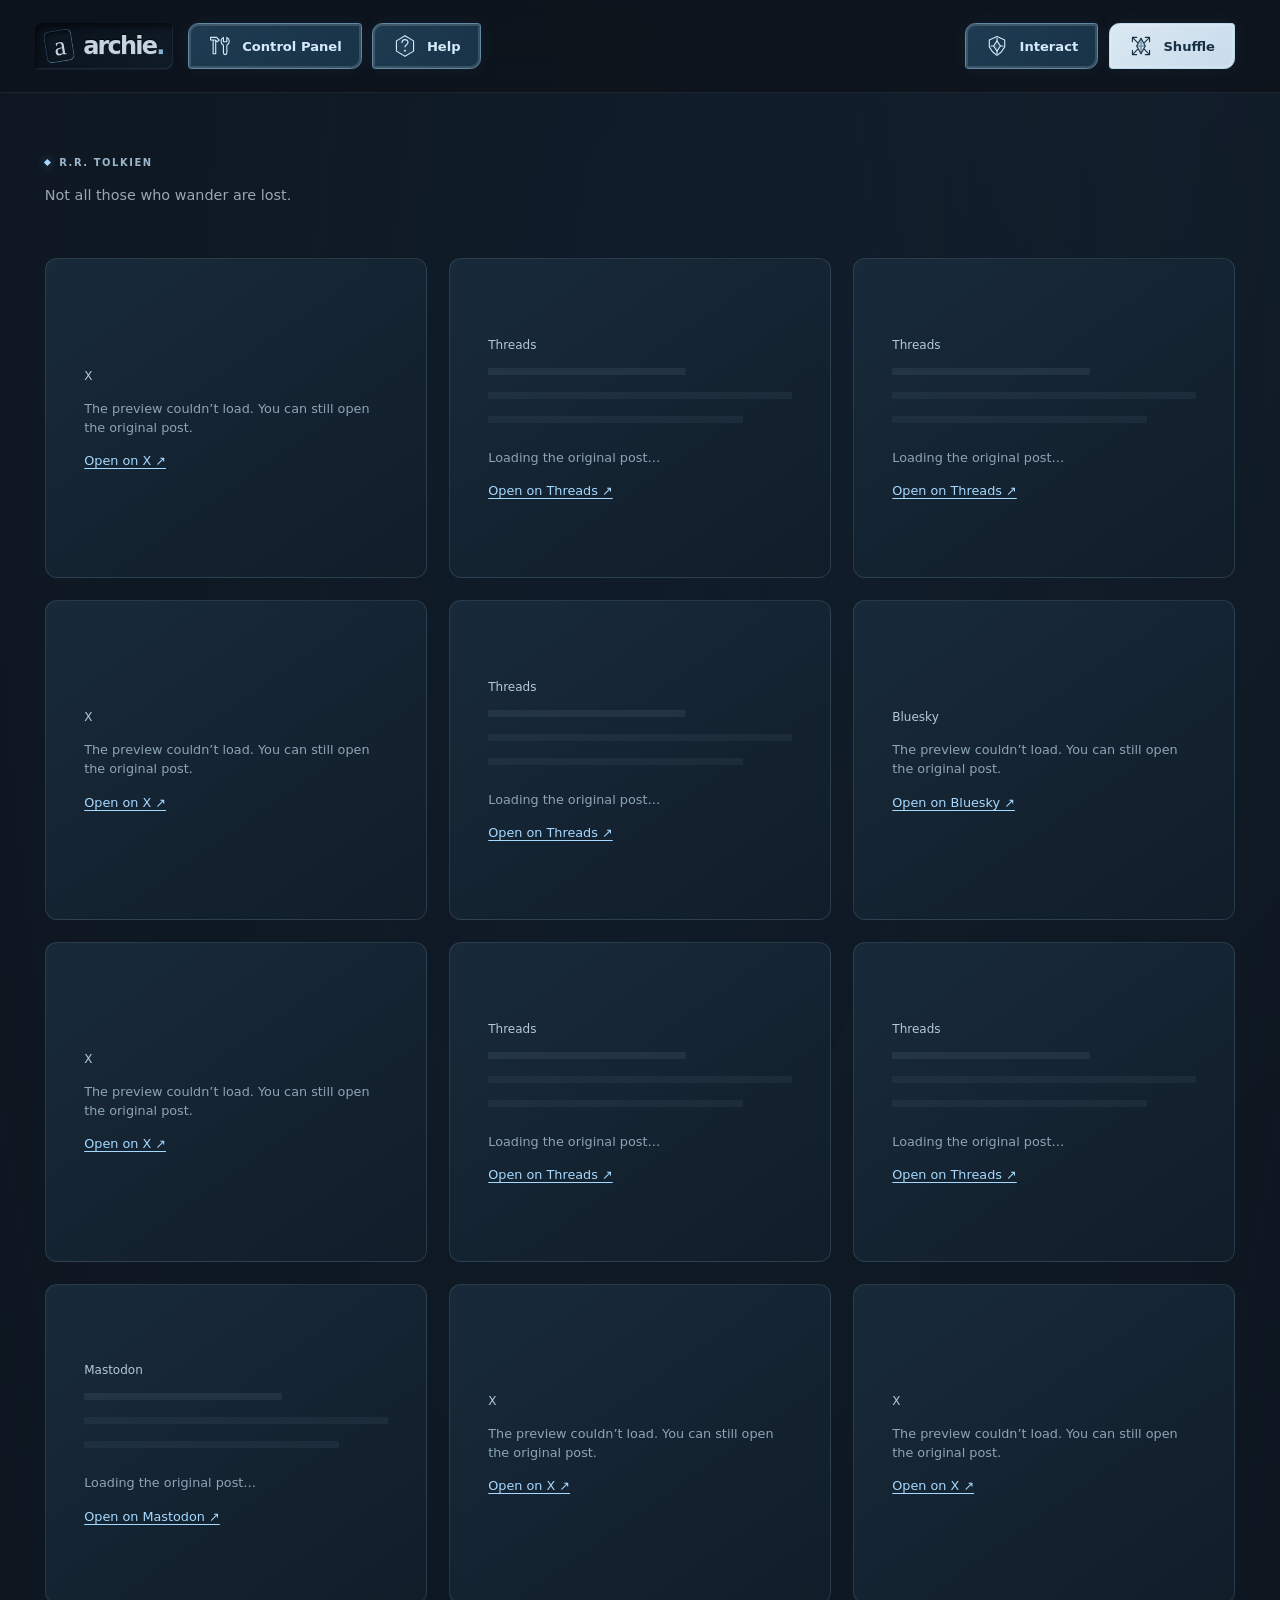
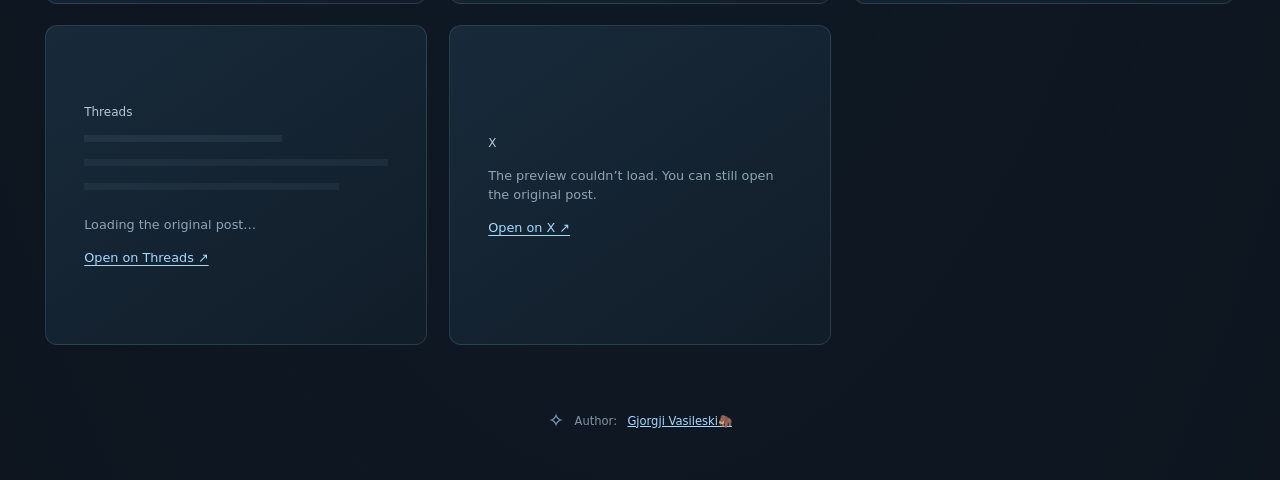
<file: index.html>
<!doctype html>
<html lang="en">
<head>
  <meta charset="utf-8">
  <meta name="viewport" content="width=device-width, initial-scale=1">
  <meta name="color-scheme" content="dark light">
  <meta name="theme-color" content="#0d141d">
  <meta name="description" content="A little space for posts worth keeping. A different perspective with every shuffle.">
  <title>Archie — A different perspective</title>
  <link rel="icon" href="data:image/svg+xml,%3Csvg xmlns='http://www.w3.org/2000/svg' viewBox='0 0 40 40'%3E%3Crect width='40' height='40' rx='10' fill='%230d141d'/%3E%3Ctext x='11' y='30' font-family='Georgia' font-size='34' fill='%2391d4ff'%3Ea%3C/text%3E%3C/svg%3E">
  <link rel="stylesheet" href="styles.css?v=toolbar-polish-20261025">
  <script type="module" src="toolbar.js?v=toolbar-polish-20261025"></script>
  <script type="module" src="app.js?v=controls-20261025"></script>
</head>
<body>
  <a class="skip-link" href="#feed">Skip to posts</a>
  <header class="toolbar" id="toolbar">
    <div class="toolbar-inner">
      <a class="wordmark" href="./" aria-label="Archie home">
        <span class="brand-mark" aria-hidden="true">a</span>
        <span>archie<span class="wordmark-dot">.</span></span>
      </a>
      <nav class="toolbar-navigation" aria-label="Site navigation">
        <a class="control-button control-panel-button" href="Sites/ControlPanel.html" aria-label="Control Panel" title="Control Panel">
          <svg class="tools-icon" viewBox="0 0 28 28" fill="none" aria-hidden="true">
            <g class="tool-hammer"><path d="M3 4h7l3 3-2 2-3-2H3V4ZM6 7v16h3V8"/></g>
            <g class="tool-wrench"><path d="M18 4v5h4V4a5 5 0 0 1 0 9v9a2 2 0 0 1-4 0v-9a5 5 0 0 1 0-9Z"/></g>
          </svg>
          <span class="control-label">Control Panel</span>
        </a>
        <a class="control-button help-button" href="Sites/help.html" aria-label="Help" title="Help">
          <!-- An original question-mark beacon in an angular energy frame. -->
          <svg class="help-icon" viewBox="0 0 28 28" fill="none" aria-hidden="true">
            <path class="help-frame" d="m14 2 10 6v12l-10 6-10-6V8l10-6Z"/>
            <path class="help-question" d="M10.5 10a3.5 3.5 0 0 1 7 0c0 2.5-3.5 2.5-3.5 5"/>
            <path class="help-dot" d="m14 18 1.5 1.5L14 21l-1.5-1.5L14 18Z"/>
          </svg>
          <span class="control-label">Help</span>
        </a>
      </nav>
      <div class="toolbar-actions">
        <button class="control-button interaction-button" id="interact" type="button" aria-controls="feed" aria-pressed="false" aria-label="Interact with posts" title="Interact with posts" disabled>
          <!-- An original energy-shield icon, inspired by Protoss shields. -->
          <svg class="shield-icon" viewBox="0 0 28 28" fill="none" aria-hidden="true">
            <path class="shield-outline" d="m14 3 9 4v8l-4 6-5 4-5-4-4-6V7l9-4Z"/>
            <path class="shield-core" d="m14 8 4 6-4 6-4-6 4-6Z"/>
            <path d="M14 5v3m0 12v3M7 14h3m8 0h3"/>
          </svg>
          <span class="control-label">Interact</span>
        </button>
        <button class="control-button shuffle-button" id="shuffle" type="button" aria-label="Shuffle" aria-controls="feed quote" disabled>
          <!-- An original warp-crystal icon, inspired by StarCraft's blue light. -->
          <svg class="warp-icon" viewBox="0 0 28 28" fill="none" aria-hidden="true">
            <path class="warp-orbit" d="M9 4H4v5m0-5 6 6M19 24h5v-5m0 5-6-6M4 19v5h5m-5 0 6-6M24 9V4h-5m5 0-6 6"/>
            <path class="warp-crystal" d="m14 5 5 9-5 9-5-9 5-9Z"/>
            <path d="M14 5v18m-5-9h10" opacity=".5"/>
          </svg>
          <span class="control-label">Shuffle</span>
        </button>
      </div>
    </div>
  </header>

  <main class="demo">
    <section class="intro" id="quote" aria-label="Quote" aria-live="polite" aria-atomic="true" hidden>
      <p class="eyebrow"><span aria-hidden="true"></span><span id="quote-author"></span></p>
      <p class="description" id="quote-text"></p>
    </section>

    <p class="feed-message" id="feed-message" role="status">Gathering the posts…</p>
    <p class="sr-only" id="interaction-hint">Enable “Interact with posts” in the toolbar to use post links and videos.</p>
    <ul class="card-stage" id="feed" role="list" data-interactive="false" aria-label="Posts from across your networks" aria-describedby="interaction-hint" aria-busy="true" tabindex="-1"></ul>
    <p class="sr-only" id="shuffle-status" role="status" aria-live="polite"></p>
    <noscript><p class="feed-message">Enable JavaScript to load the embedded posts.</p></noscript>
    <footer class="site-footer"><span class="footer-spark" aria-hidden="true">✧</span> Author: <a rel="me noopener noreferrer" target="_blank" href="https://mastodon.social/@gjorgji_vasileski">Gjorgji Vasileski🦣</a></footer>
  </main>
</body>
</html>
</file>
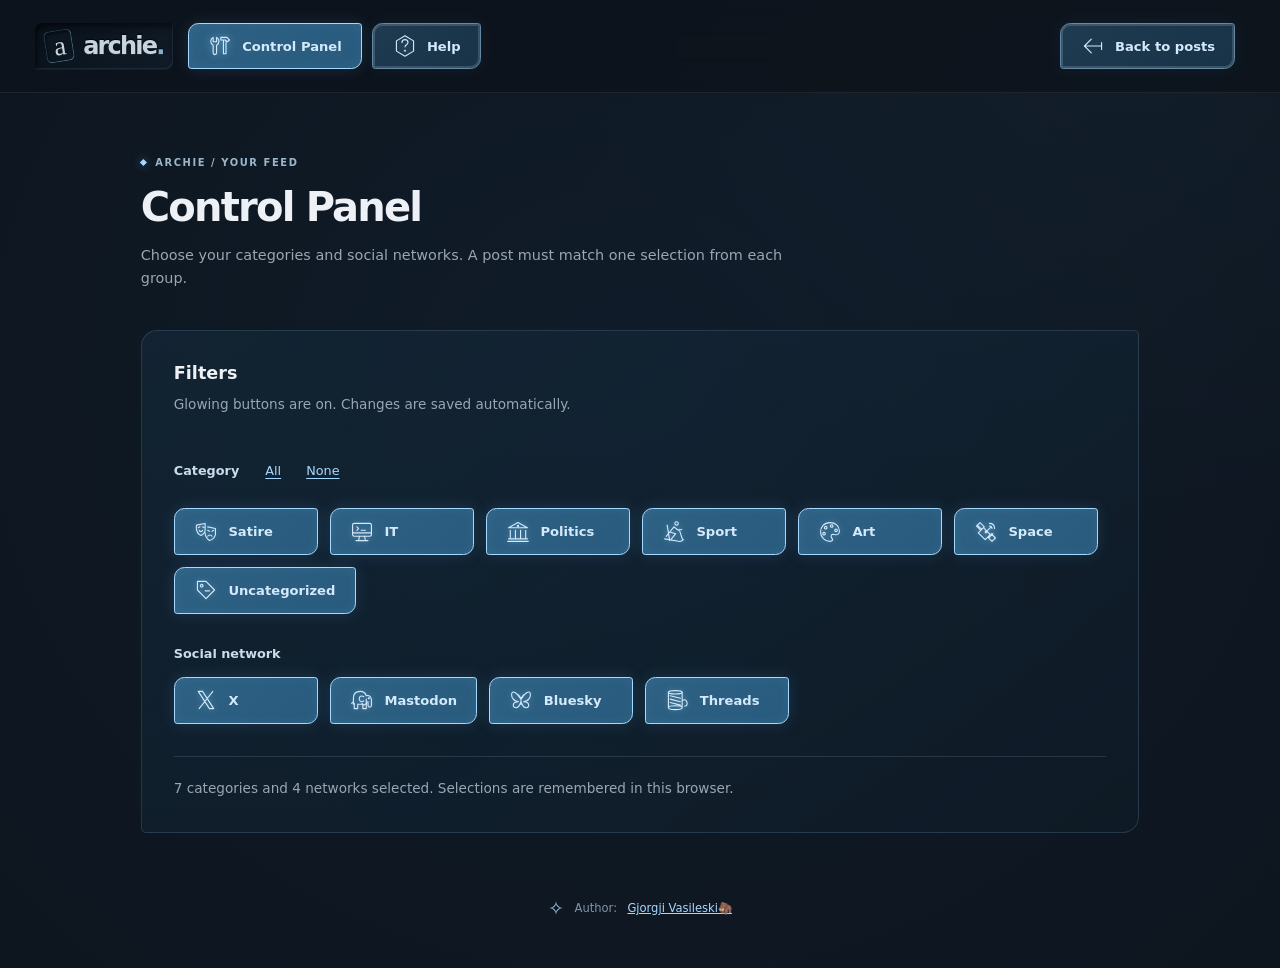
<file: Sites/ControlPanel.html>
<!doctype html>
<html lang="en">
<head>
  <meta charset="utf-8">
  <meta name="viewport" content="width=device-width, initial-scale=1">
  <meta name="color-scheme" content="dark light">
  <meta name="theme-color" content="#0d141d">
  <meta name="description" content="Choose the categories and social networks in your Archie feed.">
  <title>Control Panel — Archie</title>
  <link rel="icon" href="data:image/svg+xml,%3Csvg xmlns='http://www.w3.org/2000/svg' viewBox='0 0 40 40'%3E%3Crect width='40' height='40' rx='10' fill='%230d141d'/%3E%3Ctext x='11' y='30' font-family='Georgia' font-size='34' fill='%2391d4ff'%3Ea%3C/text%3E%3C/svg%3E">
  <link rel="stylesheet" href="../styles.css?v=category-selection-20261025">
  <script type="module" src="../toolbar.js?v=toolbar-polish-20261025"></script>
  <script type="module" src="control-panel.js?v=category-selection-20261025"></script>
</head>
<body>
  <a class="skip-link" href="#filters">Skip to filters</a>
  <header class="toolbar" id="toolbar">
    <div class="toolbar-inner">
      <a class="wordmark" href="../index.html" aria-label="Archie home">
        <span class="brand-mark" aria-hidden="true">a</span>
        <span>archie<span class="wordmark-dot">.</span></span>
      </a>
      <nav class="toolbar-navigation" aria-label="Site navigation">
        <a class="control-button control-panel-button" href="#filters" aria-label="Control Panel" aria-current="page" title="Control Panel">
          <svg class="tools-icon" viewBox="0 0 28 28" fill="none" aria-hidden="true">
            <g class="tool-hammer"><path d="M3 4h7l3 3-2 2-3-2H3V4ZM6 7v16h3V8"/></g>
            <g class="tool-wrench"><path d="M18 4v5h4V4a5 5 0 0 1 0 9v9a2 2 0 0 1-4 0v-9a5 5 0 0 1 0-9Z"/></g>
          </svg>
          <span class="control-label">Control Panel</span>
        </a>
        <a class="control-button help-button" href="help.html" aria-label="Help" title="Help">
          <svg class="help-icon" viewBox="0 0 28 28" fill="none" aria-hidden="true">
            <path class="help-frame" d="m14 2 10 6v12l-10 6-10-6V8l10-6Z"/>
            <path class="help-question" d="M10.5 10a3.5 3.5 0 0 1 7 0c0 2.5-3.5 2.5-3.5 5"/>
            <path class="help-dot" d="m14 18 1.5 1.5L14 21l-1.5-1.5L14 18Z"/>
          </svg>
          <span class="control-label">Help</span>
        </a>
      </nav>
      <div class="toolbar-actions">
        <a class="control-button back-button" href="../index.html" aria-label="Back to posts" title="Back to posts">
          <svg class="back-icon" viewBox="0 0 28 28" fill="none" aria-hidden="true"><path d="m12 6-8 8 8 8M4 14h20M24 10v8"/></svg>
          <span class="control-label">Back to posts</span>
        </a>
      </div>
    </div>
  </header>

  <main class="help-page control-panel" id="filters" tabindex="-1">
    <div class="help-heading">
      <div>
        <p class="eyebrow"><span aria-hidden="true"></span>Archie / Your feed</p>
        <h1>Control Panel</h1>
        <p class="description">Choose your categories and social networks. A post must match one selection from each group.</p>
      </div>
    </div>

    <section class="filter-panel" aria-labelledby="filter-heading">
      <h2 id="filter-heading">Filters</h2>
      <p class="filter-intro">Glowing buttons are on. Changes are saved automatically.</p>
      <fieldset class="filter-group" aria-labelledby="category-label">
        <legend>
          <span class="filter-legend-content">
            <span id="category-label">Category</span>
            <span class="filter-shortcuts">
              <button class="filter-shortcut" type="button" data-category-selection="all" aria-label="Select all categories" aria-controls="category-options" disabled>All</button>
              <button class="filter-shortcut" type="button" data-category-selection="none" aria-label="Deselect all categories" aria-controls="category-options" disabled>None</button>
            </span>
          </span>
        </legend>
        <div class="filter-options" id="category-options">
          <button class="control-button filter-button" type="button" data-filter-group="categories" data-value="Satire" aria-label="Satire" title="Satire" aria-pressed="true" disabled>
            <svg class="filter-icon" viewBox="0 0 28 28" fill="none" aria-hidden="true"><use href="../filter-icons.svg#satire"/></svg>
            <span class="control-label">Satire</span>
          </button>
          <button class="control-button filter-button" type="button" data-filter-group="categories" data-value="IT" aria-label="IT" title="IT" aria-pressed="true" disabled>
            <svg class="filter-icon" viewBox="0 0 28 28" fill="none" aria-hidden="true"><use href="../filter-icons.svg#it"/></svg>
            <span class="control-label">IT</span>
          </button>
          <button class="control-button filter-button" type="button" data-filter-group="categories" data-value="Politics" aria-label="Politics" title="Politics" aria-pressed="true" disabled>
            <svg class="filter-icon" viewBox="0 0 28 28" fill="none" aria-hidden="true"><use href="../filter-icons.svg#politics"/></svg>
            <span class="control-label">Politics</span>
          </button>
          <button class="control-button filter-button" type="button" data-filter-group="categories" data-value="Sport" aria-label="Sport" title="Sport" aria-pressed="true" disabled>
            <svg class="filter-icon" viewBox="0 0 28 28" fill="none" aria-hidden="true"><use href="../filter-icons.svg#sport"/></svg>
            <span class="control-label">Sport</span>
          </button>
          <button class="control-button filter-button" type="button" data-filter-group="categories" data-value="Art" aria-label="Art" title="Art" aria-pressed="true" disabled>
            <svg class="filter-icon" viewBox="0 0 28 28" fill="none" aria-hidden="true"><use href="../filter-icons.svg#art"/></svg>
            <span class="control-label">Art</span>
          </button>
          <button class="control-button filter-button" type="button" data-filter-group="categories" data-value="Space" aria-label="Space" title="Space" aria-pressed="true" disabled>
            <svg class="filter-icon" viewBox="0 0 28 28" fill="none" aria-hidden="true"><use href="../filter-icons.svg#space"/></svg>
            <span class="control-label">Space</span>
          </button>
          <button class="control-button filter-button" type="button" data-filter-group="categories" data-value="" aria-label="Uncategorized" title="Uncategorized" aria-pressed="true" disabled>
            <svg class="filter-icon" viewBox="0 0 28 28" fill="none" aria-hidden="true"><use href="../filter-icons.svg#uncategorized"/></svg>
            <span class="control-label">Uncategorized</span>
          </button>
        </div>
      </fieldset>
      <fieldset class="filter-group">
        <legend>Social network</legend>
        <div class="filter-options">
          <button class="control-button filter-button" type="button" data-filter-group="networks" data-value="x" aria-label="X" title="X" aria-pressed="true" disabled>
            <svg class="filter-icon" viewBox="0 0 28 28" fill="none" aria-hidden="true"><use href="../filter-icons.svg#x"/></svg>
            <span class="control-label">X</span>
          </button>
          <button class="control-button filter-button" type="button" data-filter-group="networks" data-value="mastodon" aria-label="Mastodon" title="Mastodon" aria-pressed="true" disabled>
            <svg class="filter-icon" viewBox="0 0 28 28" fill="none" aria-hidden="true"><use href="../filter-icons.svg#mastodon"/></svg>
            <span class="control-label">Mastodon</span>
          </button>
          <button class="control-button filter-button" type="button" data-filter-group="networks" data-value="bluesky" aria-label="Bluesky" title="Bluesky" aria-pressed="true" disabled>
            <svg class="filter-icon" viewBox="0 0 28 28" fill="none" aria-hidden="true"><use href="../filter-icons.svg#bluesky"/></svg>
            <span class="control-label">Bluesky</span>
          </button>
          <button class="control-button filter-button" type="button" data-filter-group="networks" data-value="threads" aria-label="Threads" title="Threads" aria-pressed="true" disabled>
            <svg class="filter-icon" viewBox="0 0 28 28" fill="none" aria-hidden="true"><use href="../filter-icons.svg#threads"/></svg>
            <span class="control-label">Threads</span>
          </button>
        </div>
      </fieldset>
      <p class="filter-status" id="filter-status" role="status" aria-live="polite">Loading your selections…</p>
      <noscript><p class="filter-status">Enable JavaScript to change and save your filters.</p></noscript>
    </section>

    <footer class="site-footer"><span class="footer-spark" aria-hidden="true">✧</span> Author: <a rel="me noopener noreferrer" target="_blank" href="https://mastodon.social/@gjorgji_vasileski">Gjorgji Vasileski🦣</a></footer>
  </main>
</body>
</html>
</file>
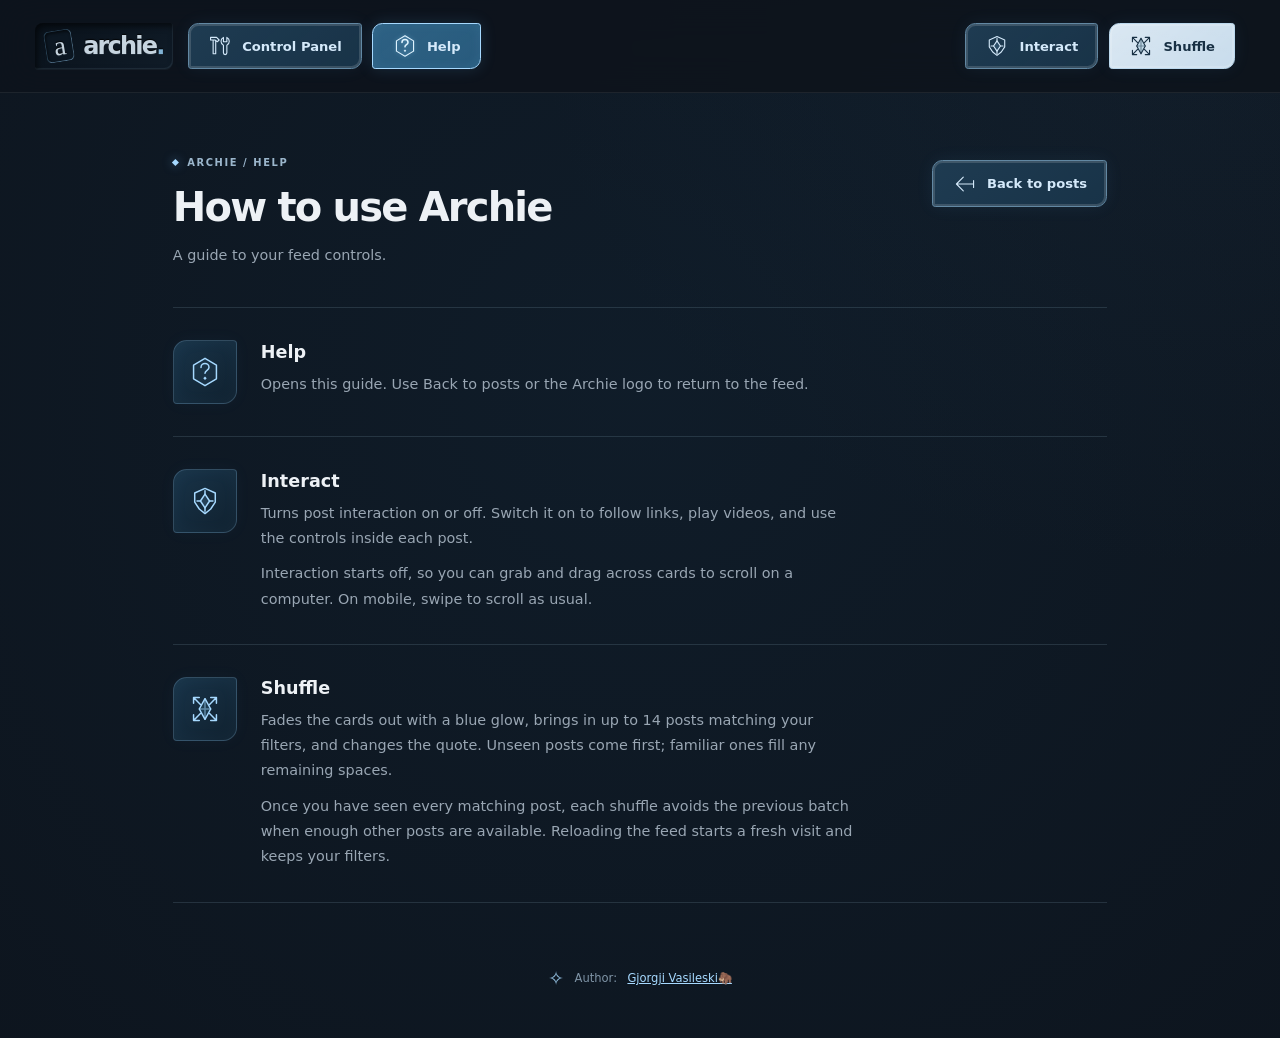
<file: Sites/help.html>
<!doctype html>
<html lang="en">
<head>
  <meta charset="utf-8">
  <meta name="viewport" content="width=device-width, initial-scale=1">
  <meta name="color-scheme" content="dark light">
  <meta name="theme-color" content="#0d141d">
  <meta name="description" content="A little guidance on Archie's Help, Interact, and Shuffle controls.">
  <title>Help — Archie</title>
  <link rel="icon" href="data:image/svg+xml,%3Csvg xmlns='http://www.w3.org/2000/svg' viewBox='0 0 40 40'%3E%3Crect width='40' height='40' rx='10' fill='%230d141d'/%3E%3Ctext x='11' y='30' font-family='Georgia' font-size='34' fill='%2391d4ff'%3Ea%3C/text%3E%3C/svg%3E">
  <link rel="stylesheet" href="../styles.css?v=toolbar-polish-20261025">
  <script type="module" src="../toolbar.js?v=toolbar-polish-20261025"></script>
  <script type="module" src="help.js?v=help-pulse-20261014"></script>
</head>
<body>
  <a class="skip-link" href="#help-content">Skip to help</a>
  <header class="toolbar" id="toolbar">
    <div class="toolbar-inner">
      <a class="wordmark" href="../index.html" aria-label="Archie home">
        <span class="brand-mark" aria-hidden="true">a</span>
        <span>archie<span class="wordmark-dot">.</span></span>
      </a>
      <nav class="toolbar-navigation" aria-label="Site navigation">
        <a class="control-button control-panel-button" href="ControlPanel.html" aria-label="Control Panel" title="Control Panel">
          <svg class="tools-icon" viewBox="0 0 28 28" fill="none" aria-hidden="true">
            <g class="tool-hammer"><path d="M3 4h7l3 3-2 2-3-2H3V4ZM6 7v16h3V8"/></g>
            <g class="tool-wrench"><path d="M18 4v5h4V4a5 5 0 0 1 0 9v9a2 2 0 0 1-4 0v-9a5 5 0 0 1 0-9Z"/></g>
          </svg>
          <span class="control-label">Control Panel</span>
        </a>
        <a class="control-button help-button" href="#help-help" aria-label="Help" aria-current="page" title="Help">
          <svg class="help-icon" viewBox="0 0 28 28" fill="none" aria-hidden="true">
            <path class="help-frame" d="m14 2 10 6v12l-10 6-10-6V8l10-6Z"/>
            <path class="help-question" d="M10.5 10a3.5 3.5 0 0 1 7 0c0 2.5-3.5 2.5-3.5 5"/>
            <path class="help-dot" d="m14 18 1.5 1.5L14 21l-1.5-1.5L14 18Z"/>
          </svg>
          <span class="control-label">Help</span>
        </a>
      </nav>
      <div class="toolbar-actions">
        <a class="control-button interaction-button" href="#help-interact" aria-label="About Interact" title="About Interact">
          <svg class="shield-icon" viewBox="0 0 28 28" fill="none" aria-hidden="true">
            <path class="shield-outline" d="m14 3 9 4v8l-4 6-5 4-5-4-4-6V7l9-4Z"/>
            <path class="shield-core" d="m14 8 4 6-4 6-4-6 4-6Z"/>
            <path d="M14 5v3m0 12v3M7 14h3m8 0h3"/>
          </svg>
          <span class="control-label">Interact</span>
        </a>
        <a class="control-button shuffle-button" href="#help-shuffle" aria-label="About Shuffle" title="About Shuffle">
          <svg class="warp-icon" viewBox="0 0 28 28" fill="none" aria-hidden="true">
            <path class="warp-orbit" d="M9 4H4v5m0-5 6 6M19 24h5v-5m0 5-6-6M4 19v5h5m-5 0 6-6M24 9V4h-5m5 0-6 6"/>
            <path class="warp-crystal" d="m14 5 5 9-5 9-5-9 5-9Z"/>
            <path d="M14 5v18m-5-9h10" opacity=".5"/>
          </svg>
          <span class="control-label">Shuffle</span>
        </a>
      </div>
    </div>
  </header>

  <main class="help-page" id="help-content" tabindex="-1">
    <div class="help-heading">
      <div>
        <p class="eyebrow"><span aria-hidden="true"></span>Archie / Help</p>
        <h1>How to use Archie</h1>
        <p class="description">A guide to your feed controls.</p>
      </div>
      <a class="control-button back-button" href="../index.html" aria-label="Back to posts" title="Back to posts">
        <svg class="back-icon" viewBox="0 0 28 28" fill="none" aria-hidden="true">
          <path d="m12 6-8 8 8 8M4 14h20M24 10v8"/>
        </svg>
        <span class="control-label">Back to posts</span>
      </a>
    </div>

    <ul class="help-list" aria-label="Feed controls">
      <li class="help-item" id="help-help">
        <span class="help-symbol" aria-hidden="true">
          <svg class="help-icon" viewBox="0 0 28 28" fill="none">
            <path class="help-frame" d="m14 2 10 6v12l-10 6-10-6V8l10-6Z"/>
            <path class="help-question" d="M10.5 10a3.5 3.5 0 0 1 7 0c0 2.5-3.5 2.5-3.5 5"/>
            <path class="help-dot" d="m14 18 1.5 1.5L14 21l-1.5-1.5L14 18Z"/>
          </svg>
        </span>
        <div>
          <h2>Help</h2>
          <p>Opens this guide. Use Back to posts or the Archie logo to return to the feed.</p>
        </div>
      </li>
      <li class="help-item" id="help-interact">
        <span class="help-symbol" aria-hidden="true">
          <svg class="shield-icon" viewBox="0 0 28 28" fill="none">
            <path class="shield-outline" d="m14 3 9 4v8l-4 6-5 4-5-4-4-6V7l9-4Z"/>
            <path class="shield-core" d="m14 8 4 6-4 6-4-6 4-6Z"/>
            <path d="M14 5v3m0 12v3M7 14h3m8 0h3"/>
          </svg>
        </span>
        <div>
          <h2>Interact</h2>
          <p>Turns post interaction on or off. Switch it on to follow links, play videos, and use the controls inside each post.</p>
          <p>Interaction starts off, so you can grab and drag across cards to scroll on a computer. On mobile, swipe to scroll as usual.</p>
        </div>
      </li>
      <li class="help-item" id="help-shuffle">
        <span class="help-symbol" aria-hidden="true">
          <svg class="warp-icon" viewBox="0 0 28 28" fill="none">
            <path class="warp-orbit" d="M9 4H4v5m0-5 6 6M19 24h5v-5m0 5-6-6M4 19v5h5m-5 0 6-6M24 9V4h-5m5 0-6 6"/>
            <path class="warp-crystal" d="m14 5 5 9-5 9-5-9 5-9Z"/>
            <path d="M14 5v18m-5-9h10" opacity=".5"/>
          </svg>
        </span>
        <div>
          <h2>Shuffle</h2>
          <p>Fades the cards out with a blue glow, brings in up to 14 posts matching your filters, and changes the quote. Unseen posts come first; familiar ones fill any remaining spaces.</p>
          <p>Once you have seen every matching post, each shuffle avoids the previous batch when enough other posts are available. Reloading the feed starts a fresh visit and keeps your filters.</p>
        </div>
      </li>
    </ul>
    <footer class="site-footer"><span class="footer-spark" aria-hidden="true">✧</span> Author: <a rel="me noopener noreferrer" target="_blank" href="https://mastodon.social/@gjorgji_vasileski">Gjorgji Vasileski🦣</a></footer>
  </main>
</body>
</html>
</file>
<file: styles.css>
:root {
  color-scheme: dark;
  font-family: Inter, ui-sans-serif, system-ui, -apple-system, BlinkMacSystemFont, "Segoe UI", sans-serif;
  color: #edf1f5;
  background: #0d141d;
  --fade-duration: 425ms;
  --fade-easing: cubic-bezier(.4, 0, .2, 1);
  --card-radius: 12px;
  --card-gap: clamp(1rem, 1.7vw, 1.75rem);
  --page-gutter: clamp(1rem, 3.5vw, 4rem);
}

* { box-sizing: border-box; }
[hidden] { display: none !important; }
body {
  margin: 0;
  min-width: 280px;
  min-height: 100svh;
  background:
    radial-gradient(ellipse at 50% 24rem, #17354d40, transparent 65rem),
    radial-gradient(ellipse at 92% 0, #20344738, transparent 40rem);
}
a { color: #a6d9ff; }
button { font: inherit; }
a:focus-visible, button:focus-visible { outline: 2px solid #91d4ff; outline-offset: 5px; }
.sr-only, .skip-link:not(:focus) {
  position: absolute;
  width: 1px;
  height: 1px;
  padding: 0;
  margin: -1px;
  overflow: hidden;
  clip-path: inset(50%);
  white-space: nowrap;
}
.skip-link:focus { position: fixed; top: 1rem; left: 1rem; z-index: 20; padding: 1rem; background: #0d141d; }

.toolbar {
  position: sticky;
  top: 0;
  z-index: 10;
  border-bottom: 1px solid #ffffff12;
  background: #0d141ded;
  backdrop-filter: blur(18px);
}
.toolbar-inner {
  display: flex;
  align-items: center;
  justify-content: space-between;
  gap: 1.5rem;
  min-height: 5.75rem;
  max-width: 120rem;
  margin-inline: auto;
  padding: .9rem var(--page-gutter);
}
.wordmark { position: relative; isolation: isolate; display: inline-flex; align-items: center; gap: .65rem; color: #c6d4df; font-size: 1.5rem; font-weight: 650; letter-spacing: -.075em; text-decoration: none; text-shadow: 0 -1px 1px #000c, 0 1px 0 #d7efff12; }
.wordmark::before {
  content: "";
  position: absolute;
  z-index: -1;
  inset: -.45rem -.6rem;
  border-radius: .5rem .2rem .5rem .2rem;
  background: linear-gradient(145deg, #09111a, #101c28);
  box-shadow: inset 2px 3px 6px #0009, inset -1px -1px 1px #91b6d026, 0 1px 0 #badfff0d;
  pointer-events: none;
}
.wordmark-dot { color: #80b2d4; }
.brand-mark { display: grid; place-items: center; width: 1.75rem; height: 2rem; padding-bottom: .1rem; border: 1px solid; border-color: #263e50 #456176 #52728b #263e50; border-radius: .35rem; background: #0c1722; box-shadow: inset 1px 2px 3px #0008; font-family: Georgia, serif; font-size: 1.7rem; font-weight: 400; transform: rotate(-9deg); }
.toolbar-navigation { margin-right: auto; }
.toolbar-navigation, .toolbar-actions { display: flex; flex-shrink: 0; align-items: center; gap: .65rem; }
.control-button {
  display: inline-flex;
  align-items: center;
  justify-content: center;
  flex: 0 0 auto;
  gap: .65rem;
  min-height: 2.9rem;
  padding: .65rem 1.2rem;
  border: 1px solid #bbd8ed;
  border-radius: .65rem .2rem .65rem .2rem;
  background-color: #c8dcec;
  background-image: linear-gradient(140deg, #ffffff55, transparent);
  color: #183044;
  font-size: .82rem;
  font-weight: 650;
  text-decoration: none;
  cursor: pointer;
  -webkit-tap-highlight-color: transparent;
  box-shadow: 0 0 18px #69b8fa12, inset 0 0 0 2px #ffffff25;
  transition: box-shadow 180ms ease, background-color 180ms ease, border-color 180ms ease;
}
.control-button:active:not(:disabled):not([aria-disabled="true"]) { background-color: #accce3; }
.control-button:disabled { cursor: default; opacity: .55; }
.control-button[aria-disabled="true"] { cursor: progress; }
.interaction-button, .help-button, .home-button, .back-button, .control-panel-button, .filter-button { color: #d4e9fa; background-color: #183348; background-image: linear-gradient(140deg, #96cfff0d, transparent); border-color: #6288a3; }
.interaction-button[aria-pressed="true"], .help-button[aria-current="page"], .home-button[aria-current="page"], .control-panel-button[aria-current="page"], .filter-button[aria-pressed="true"] { background-color: #285b7d; border-color: #a6d9ff; box-shadow: 0 0 16px #66baff26, inset 0 0 12px #91d4ff15; }
:is(.interaction-button, .help-button, .home-button, .back-button, .control-panel-button, .filter-button):active:not(:disabled):not([aria-disabled="true"]) { background-color: #326b8f; }
@media (hover: hover) and (pointer: fine) {
  .control-button:hover:not(:disabled):not([aria-disabled="true"]) { background-color: #e0f1fe; border-color: #d4edff; box-shadow: 0 0 24px #66baff38, inset 0 0 10px #91d4ff55; }
  :is(.interaction-button, .help-button, .home-button, .back-button, .control-panel-button, .filter-button):hover:not(:disabled):not([aria-disabled="true"]) { background-color: #285575; }
}
.warp-icon, .shield-icon, .help-icon, .home-icon, .back-icon, .tools-icon, .filter-icon { flex-shrink: 0; width: 1.5rem; height: 1.5rem; stroke: currentColor; stroke-width: 1.3; stroke-linecap: round; stroke-linejoin: round; }
.tool-hammer, .tool-wrench { transition: transform 420ms cubic-bezier(.4, 0, .2, 1); }
.tools-swapped .tool-hammer { transform: translateX(12px); }
.tools-swapped .tool-wrench { transform: translateX(-12px); }
.control-panel-button[aria-current="page"] .tools-icon { filter: drop-shadow(0 0 4px #91d4ff99); }
.filter-button[aria-pressed="false"] { color: #8da4b7; background-color: #10212f; border-color: #405a70; box-shadow: none; }
.filter-button[aria-pressed="true"] .filter-icon { filter: drop-shadow(0 0 3px #91d4ff66); }
.help-frame { fill: #8bcfff0d; }
.help-dot { fill: currentColor; stroke: none; }
.help-button[aria-current="page"] .help-question { stroke-width: 1.8; }
.help-button[aria-current="page"] .help-icon {
  color: #e0f4ff;
  filter: drop-shadow(0 0 2px #91d4ff66);
  animation: help-beacon 2.4s ease-in-out infinite;
}
@keyframes help-beacon {
  0%, 100% { filter: drop-shadow(0 0 2px #91d4ff66); }
  50% { filter: drop-shadow(0 0 6px #91d4ffcc); }
}
.warp-crystal { fill: #4b9cc329; }
.shield-core { fill: #8bcfff25; }
.interaction-button[aria-pressed="true"] .shield-core { fill: #a6d9ff99; }
.shuffle-button[aria-disabled="true"] .warp-icon { animation: warp-turn .9s ease-in-out infinite; }
@keyframes warp-turn { to { transform: rotate(180deg); } }

.demo { max-width: 120rem; margin-inline: auto; padding: 0 var(--page-gutter) 2rem; }
.intro { padding-block: clamp(2.5rem, 5vw, 4.5rem) clamp(2rem, 4vw, 3.5rem); }
.eyebrow { display: flex; align-items: center; gap: .6rem; margin: 0 0 1rem; color: #9bb6cc; font-size: .62rem; font-weight: 600; letter-spacing: .16em; text-transform: uppercase; }
.eyebrow > span[aria-hidden="true"] { flex: 0 0 .3rem; width: .3rem; height: .3rem; background: #a6d9ff; box-shadow: 0 0 10px #72baff80; transform: rotate(45deg); }
#quote-author { min-width: 0; overflow-wrap: anywhere; }
.description { max-width: 75ch; margin: .9rem 0 0; color: #99a6b3; font-size: .9rem; line-height: 1.6; overflow-wrap: anywhere; }
.feed-message { margin: 0 0 2rem; color: #a9bac8; line-height: 1.7; }
.card-stage {
  --surface-opacity: 1;
  --frame-opacity: 0;
  display: grid;
  grid-template-columns: repeat(auto-fit, minmax(min(100%, 19rem), 1fr));
  align-items: start;
  gap: var(--card-gap);
  list-style: none;
  margin: 0;
  padding: 0;
  overflow-anchor: none;
  /* Progressive enhancement for browsers using the CSS-order fallback. */
  reading-flow: grid-rows;
}
.card-stage.is-masonry { position: relative; display: block; }
.card-stage.is-masonry > .post-card {
  position: absolute;
  top: var(--card-y, 0px);
  left: var(--card-x, 0px);
  width: var(--column-width);
  max-width: none;
}
.card-stage:focus { outline: none; }
.card-stage.is-faded { --surface-opacity: 0; --frame-opacity: 1; }
.post-card { min-width: 0; width: 100%; max-width: 550px; justify-self: center; }
.card-shell { position: relative; isolation: isolate; border-radius: var(--card-radius); }
/* Each light frame follows its native embed's actual height and width. */
.card-shell::before {
  content: "";
  position: absolute;
  z-index: 0;
  inset: 0;
  border: 1px solid #a6d9ffcc;
  border-radius: inherit;
  background: linear-gradient(145deg, #2f659519, #0d141d00 55%, #2f65950d);
  box-shadow: 0 0 8px #75bdff38, 0 0 28px #308deb26,
    inset 0 0 10px #6ebaff30, inset 0 0 42px #2079d62b;
  opacity: var(--frame-opacity);
  pointer-events: none;
  transition: opacity var(--fade-duration) var(--fade-easing);
}
.card-surface {
  position: relative;
  z-index: 1;
  border-radius: inherit;
  opacity: var(--surface-opacity);
  transition: opacity var(--fade-duration) var(--fade-easing);
}
.card-surface[inert] { pointer-events: none; user-select: none; }
@media (min-width: 701px) and (pointer: fine) {
  .demo { cursor: grab; }
  .card-stage[data-interactive="true"] .post-card { cursor: auto; }
  body.is-grabbing, body.is-grabbing * { cursor: grabbing !important; user-select: none !important; }
}
.embed-mount { width: 100%; min-width: 0; overflow: hidden; border-radius: var(--card-radius); color-scheme: light; }
.embed-mount iframe { display: block; width: 100%; border: 0; }
/* Some Mastodon servers use dark text on a transparent embed canvas. */
.post-card[data-network="mastodon"] .embed-mount { background-color: #fff; }
.embed-mount .twitter-tweet { width: 100% !important; max-width: 100% !important; margin: 0 !important; }
.post-card:not([data-state="ready"]) .embed-mount { position: absolute; inset: 0; opacity: 0; pointer-events: none; }
.post-card[data-state="ready"] .embed-placeholder { display: none; }
.embed-placeholder {
  display: flex;
  flex-direction: column;
  align-items: flex-start;
  justify-content: center;
  gap: 1rem;
  min-height: 20rem;
  padding: clamp(1.5rem, 3vw, 2.5rem);
  border: 1px solid #9abed329;
  border-radius: var(--card-radius);
  background: linear-gradient(145deg, #182a3a, #111d29);
}
.placeholder-network { color: #b4c9d9; font-size: .75rem; }
.placeholder-lines { width: 100%; height: 4rem; background: linear-gradient(#94b2c41a 0 0) 0 0 / 65% 7px no-repeat, linear-gradient(#94b2c412 0 0) 0 24px / 100% 7px no-repeat, linear-gradient(#94b2c412 0 0) 0 48px / 84% 7px no-repeat; }
.placeholder-message { margin: 0; color: #8da4b7; font-size: .8rem; line-height: 1.5; }
.original-link { font-size: .8rem; text-underline-offset: .25em; }
.post-card[data-state="unavailable"] .placeholder-lines { display: none; }
/* Threads doesn't consistently report a new height after a width change.
   A stable inner viewport keeps its native content and videos uncropped. */
.post-card[data-network="threads"] .embed-mount { height: calc(var(--embed-height, 400px) * var(--embed-scale, 1)); }
.post-card[data-network="threads"] iframe { width: 384px; height: var(--embed-height, 400px); transform: scale(var(--embed-scale, 1)); transform-origin: top left; }
.site-footer { display: flex; align-items: center; justify-content: center; gap: .65rem; margin-top: 3rem; padding-block: 1rem; color: #7f94a6; font-size: .72rem; text-align: center; }
.footer-spark { color: #8fbbdb; font-size: 1.2rem; }

.help-page { max-width: 64rem; margin-inline: auto; padding: 0 var(--page-gutter) 2rem; }
.help-heading { display: flex; align-items: flex-start; justify-content: space-between; gap: 2rem; padding-block: clamp(2.5rem, 5vw, 4.5rem) 2.5rem; }
.help-heading h1 { margin: 0; font-size: clamp(1.75rem, 4vw, 2.5rem); font-weight: 550; letter-spacing: -.045em; }
.help-heading .back-button { margin-top: .2rem; }
.help-list { padding: 0; margin: 0; list-style: none; }
.help-item { display: grid; grid-template-columns: 4rem minmax(0, 1fr); align-items: start; gap: 1.5rem; padding-block: 2rem; border-top: 1px solid #9abed329; scroll-margin-top: 7rem; }
.help-item:last-child { border-bottom: 1px solid #9abed329; }
.help-symbol { position: relative; isolation: isolate; display: grid; place-items: center; width: 4rem; height: 4rem; color: #a6d9ff; border: 1px solid #6288a366; border-radius: .85rem .25rem .85rem .25rem; background: linear-gradient(140deg, #183348, #10212f); box-shadow: inset 0 0 18px #91d4ff0a, 0 0 18px #69b8fa0a; }
.help-symbol svg { width: 2rem; height: 2rem; }
/* Fade only the blue overlay; the icon underneath stays fully visible. */
.help-symbol::after {
  content: "";
  position: absolute;
  z-index: 1;
  inset: -1px;
  border: 1px solid #a6d9ff;
  border-radius: inherit;
  background: linear-gradient(145deg, #91d4ff38, #2f659508 60%, #91d4ff1a);
  box-shadow: 0 0 8px #75bdff70, 0 0 24px #308deb65, inset 0 0 12px #91d4ff55;
  opacity: 0;
  pointer-events: none;
}
.help-symbol.is-pulsing::after { animation: help-highlight 360ms var(--fade-easing); }
@keyframes help-highlight {
  0%, 100% { opacity: 0; }
  25% { opacity: 1; }
}
.help-item h2 { margin: .1rem 0 .6rem; font-size: 1.1rem; font-weight: 600; }
.help-item p { max-width: 65ch; margin: 0; color: #99a6b3; font-size: .9rem; line-height: 1.75; }
.help-item p + p { margin-top: .65rem; }
.help-item:target .help-symbol { border-color: #a6d9ff; box-shadow: 0 0 18px #69b8fa25; }

.control-panel { max-width: 68rem; }
.filter-panel { padding: clamp(1.25rem, 3vw, 2rem); border: 1px solid #6288a344; border-radius: 1rem .3rem 1rem .3rem; background: linear-gradient(145deg, #18334866, #10212f55); }
.filter-panel h2 { margin: 0; font-size: 1.1rem; font-weight: 600; }
.filter-intro, .filter-status { color: #99a6b3; font-size: .85rem; line-height: 1.7; }
.filter-intro { margin: .6rem 0 2rem; }
.filter-group { min-width: 0; padding: 0; margin: 0; border: 0; }
.filter-group + .filter-group { margin-top: 2rem; }
.filter-group legend { margin-bottom: 1rem; padding: 0; color: #c9dcea; font-size: .8rem; font-weight: 600; }
.filter-legend-content { display: inline-flex; align-items: center; flex-wrap: wrap; gap: .75rem; }
.filter-shortcuts { display: inline-flex; align-items: center; gap: .35rem; }
.filter-shortcut { min-width: 2.75rem; min-height: 2.75rem; padding: .25rem; border: 0; background: none; color: #a6d9ff; font: inherit; font-weight: 400; text-decoration: underline; text-underline-offset: .2em; cursor: pointer; }
.filter-shortcut:hover:not(:disabled), .filter-shortcut:focus-visible { color: #e0f4ff; text-shadow: 0 0 8px #91d4ff80; }
.filter-shortcut:disabled { opacity: .55; cursor: default; }
.filter-options { display: flex; flex-wrap: wrap; gap: .75rem; }
.filter-button { justify-content: flex-start; min-width: 9rem; }
.filter-status { min-height: 2.9em; margin: 2rem 0 0; padding-top: 1.25rem; border-top: 1px solid #9abed329; }

@media (min-width: 701px) and (max-width: 900px) {
  .toolbar .control-label { display: none; }
  .toolbar .control-button { padding-inline: .75rem; }
}

@media (max-width: 700px) {
  :root { --page-gutter: 1rem; --card-gap: 1.5rem; --fade-duration: 325ms; }
  .toolbar { transition: transform 220ms ease; }
  .toolbar.is-hidden:not(:has(:focus-visible)) { transform: translateY(-105%); }
  .toolbar-inner { min-height: 4.5rem; gap: .65rem; }
  .wordmark { font-size: 1.35rem; }
  .toolbar-actions, .toolbar-navigation { gap: .4rem; }
  .control-button { min-width: 2.75rem; min-height: 2.75rem; padding: .6rem; }
  .control-button .control-label { display: none; }
  .filter-button { justify-content: center; min-width: 3.25rem; min-height: 3.25rem; }
  .intro { max-width: 550px; margin-inline: auto; padding-block: 2.25rem 1.75rem; }
  .eyebrow { font-size: .56rem; }
  .description { font-size: .82rem; }
  .card-stage { grid-template-columns: minmax(0, 1fr); max-width: 550px; margin-inline: auto; }
  .site-footer { margin-top: 2rem; font-size: .65rem; }
  .help-heading { flex-direction: column; gap: 1.5rem; padding-block: 2.25rem 2rem; }
  .help-item { grid-template-columns: 3rem minmax(0, 1fr); gap: 1rem; padding-block: 1.5rem; scroll-margin-top: 5.5rem; }
  .help-symbol { width: 3rem; height: 3rem; }
  .help-symbol svg { width: 1.75rem; height: 1.75rem; }
  .help-item p { font-size: .85rem; }
}

@media (max-width: 400px) {
  .toolbar-inner { gap: .5rem; }
  .wordmark { gap: .45rem; font-size: 1.25rem; }
  .wordmark > span:not(.brand-mark) { display: none; }
}

@media (max-width: 319px) {
  .toolbar-inner { flex-wrap: wrap; }
  .toolbar-actions { margin-left: auto; }
}

@media (prefers-reduced-motion: reduce) {
  :root { --fade-duration: 0ms; }
  *, *::before, *::after { animation: none !important; transition: none !important; }
}
</file>
